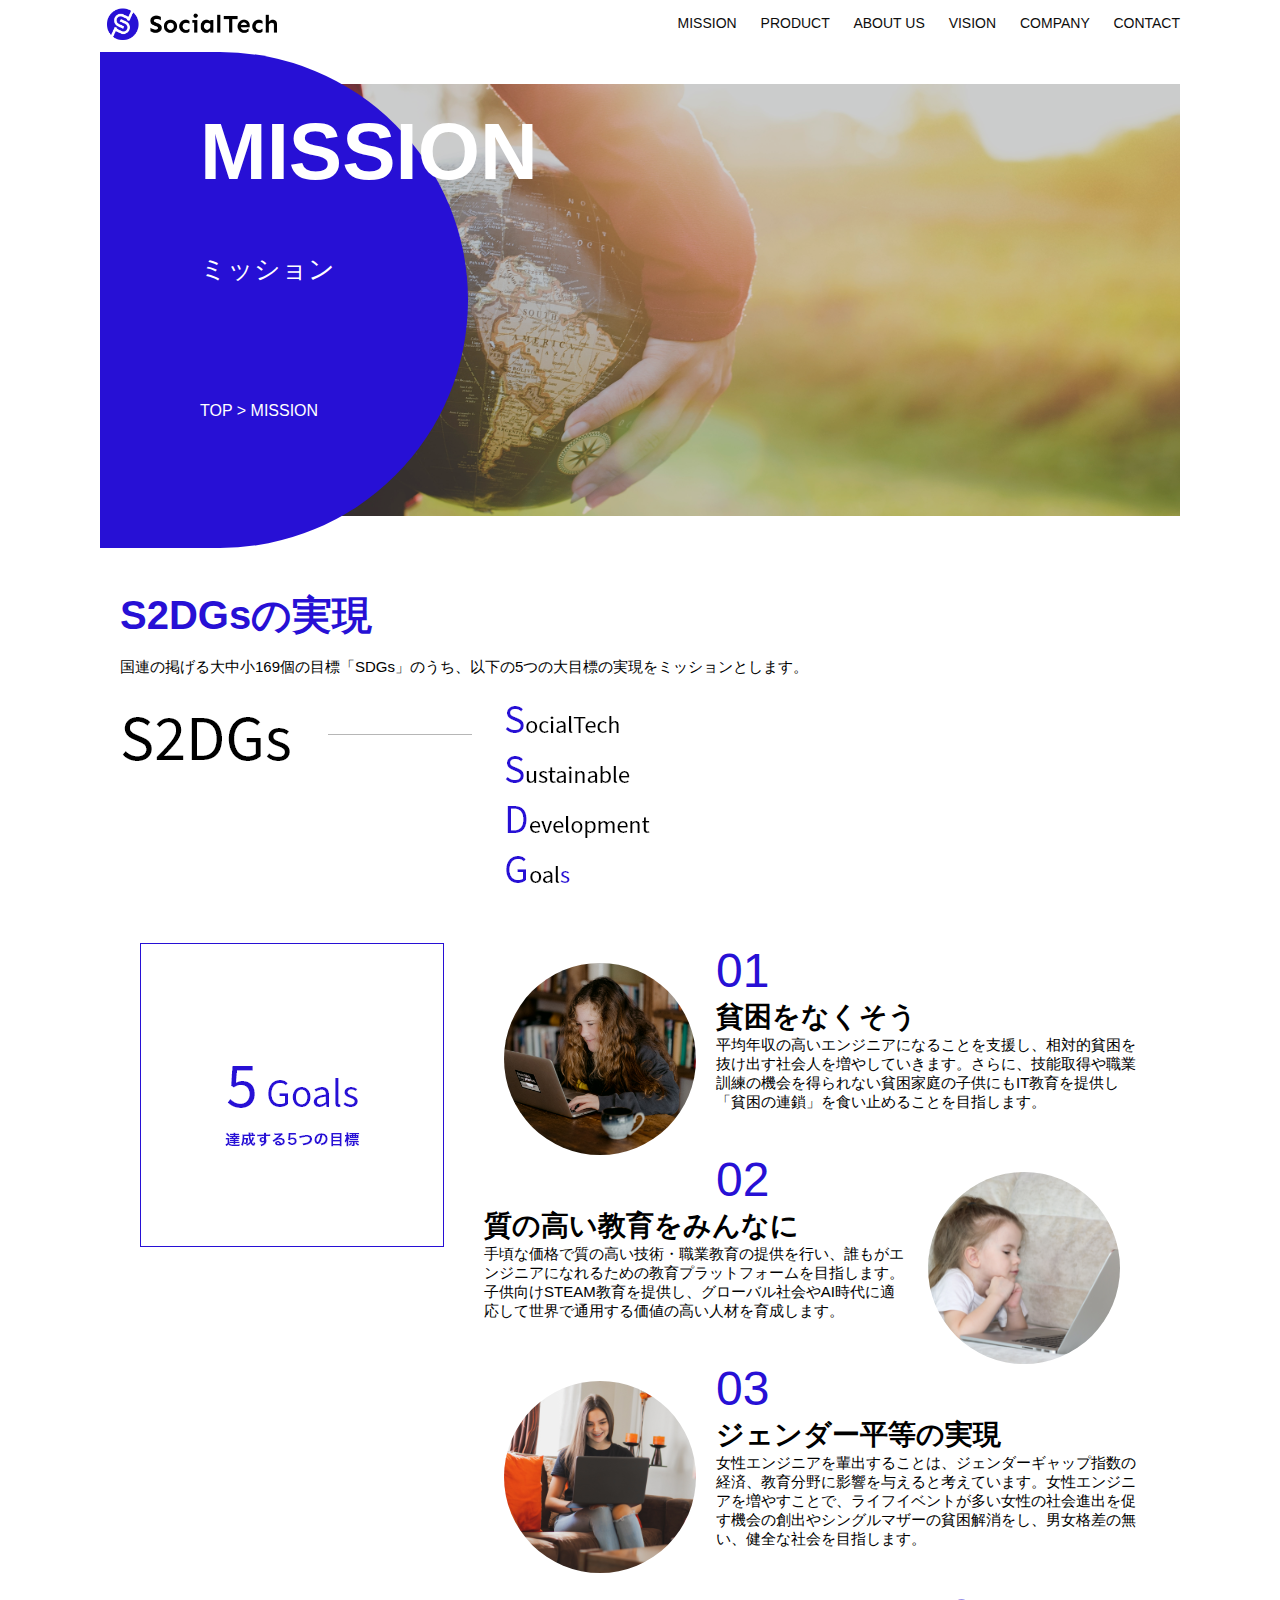
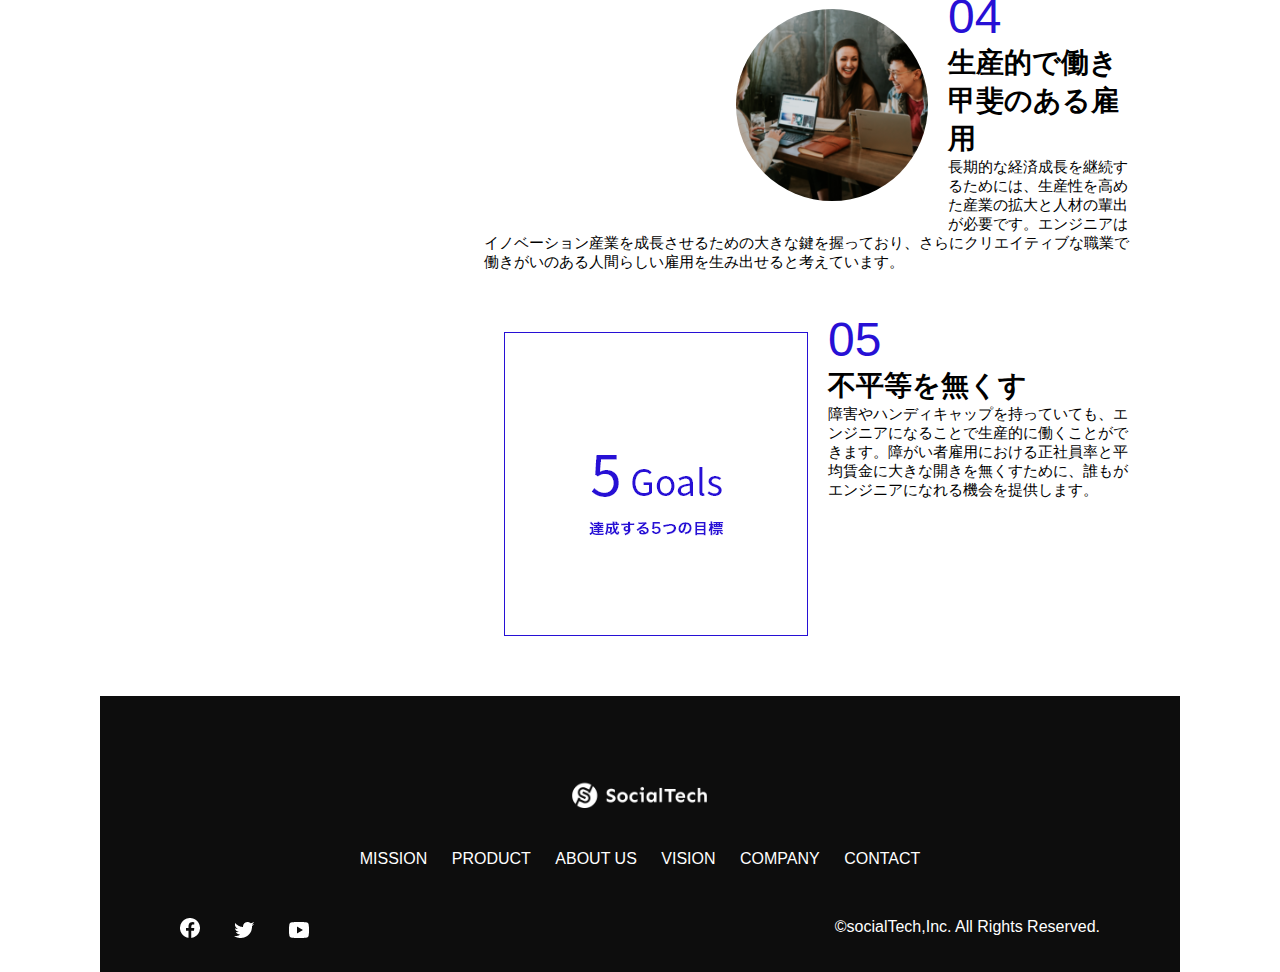
<file: kadai_005/mission.html>
<!DOCTYPE html>
<html lang="ja">
<head>
  <title>SocialTech - MISSION ミッション -</title>
  <meta charset="UTF-8">
  <meta http-equiv="X-UA-Compatible" content="IE=edge">
  <meta name="description" content="SocialTechが目指す５つの目標（S2DGs）を紹介します。">
  <meta name="viewport" content="width=device-width, initial-scale=1.0">
  <link rel="stylesheet" href="style.css">
</head>
<body>
  <!-- ヘッダー -->
  <header>
    <!-- ロゴ -->
    <a href="index.html" id="logo"><img src="images/logo.png" alt="TOPに戻る"></a>

    <!-- PC用ナビゲーション -->
    <nav id="nav-pc">
      <a href="mission.html">MISSION</a>
      <a href="product.html">PRODUCT</a>
      <a href="index.html#aboutus">ABOUT US</a>
      <a href="index.html#vision">VISION</a>
      <a href="index.html#company">COMPANY</a>
      <a href="index.html#contact">CONTACT</a>
    </nav>
    <!-- スマホ用メニューボタン -->
    <img id="menu-sp" src="images/button-menu.png" alt="ナビゲーションを開く" onclick="document.getElementById('nav-sp').style.display = 'block'">
    <!-- スマホ用ナビゲーションメニュー -->
    <nav id="nav-sp">
      <img id="close" src="images/button-close.png" alt="ナビゲーションを閉じる" onclick="document.getElementById('nav-sp').style.display = 'none'">
      <a id="logo-sp" href="index.html" onclick="document.getElementById('nav-sp').style.display = 'none'"><img src="images/logo-sp.png" alt="トップページに戻る"></a>
      <a class="menu" href="mission.html" onclick="document.getElementById('nav-sp').style.display = 'none'">MISSION</a>
      <a class="menu" href="product.html" onclick="document.getElementById('nav-sp').style.display = 'none'">PRODUCT</a>
      <a class="menu" href="index.html#aboutus" onclick="document.getElementById('nav-sp').style.display = 'none'">ABOUT US</a>
      <a class="menu" href="index.html#vision" onclick="document.getElementById('nav-sp').style.display = 'none'">VISION</a>
      <a class="menu" href="index.html#company" onclick="document.getElementById('nav-sp').style.display = 'none'">COMPANY</a>
      <a class="menu" href="index.html#contact" onclick="document.getElementById('nav-sp').style.display = 'none'">CONTACT</a>
      <div id="sns">
        <a href="https://www.facebook.com/sejuku2013"><img src="images/button-facebook.png" alt="Facebookのリンク"></a>
        <a href="https://twitter.com/samuraijuku"><img src="images/button-twitter.png" alt="Twitterのリンク"></a>
        <a href="https://www.youtube.com/channel/UCCFOQO5aDK0xXam4cUQXT8g"><img src="images/button-youtube.png" alt="YouTubeのリンク"></a>
      </div>
    </nav>
  </header>
  <main>
    <article>
      <section id="mission-main">
        <div id="mission-title">
          <h1>MISSION</h1>
          <span>ミッション</span>
          <div>TOP > MISSION</div>
        </div>
      </section>
      <section id="mission-s2dgs">
        <h2 class="mission-h2">S2DGsの実現</h2>
        <p>国連の掲げる大中小169個の目標「SDGs」のうち、以下の5つの大目標の実現をミッションとします。</p>
        <img src="images/mission/mission-s2dgs.png" alt="S2DGs">
      </section>
      <section id="mission-5goals">
        <div>
          <img id="s2dgs-image" src="images/mission/mission-5goals.png" alt="5Goals" >
        </div>
        <div>
          <div>
            <img class="fivegoals-image-left" src="images/mission/mission-5goals01.png" alt="PCを操作する女の子">
            <span class="fivegoals-number">01</span>
            <h3 class="fivegoals-h3">貧困をなくそう</h3>
            <p class="fivegoals-p">
              平均年収の高いエンジニアになることを支援し、相対的貧困を抜け出す社会人を増やしていきます。さらに、技能取得や職業訓練の機会を得られない貧困家庭の子供にもIT教育を提供し「貧困の連鎖」を食い止めることを目指します。
            </p>
          </div>
          <div>
            <img class="fivegoals-image-right" src="images/mission/mission-5goals02.png" alt="PCを見つめる小さい女の子">
            <span class="fivegoals-number">02</span>
            <h3 class="fivegoals-h3">質の高い教育をみんなに</h3>
            <p class="fivegoals-p">
              手頃な価格で質の高い技術・職業教育の提供を行い、誰もがエンジニアになれるための教育プラットフォームを目指します。子供向けSTEAM教育を提供し、グローバル社会やAI時代に適応して世界で通用する価値の高い人材を育成します。
            </p>
          </div>
          <div>
            <img class="fivegoals-image-left" src="images/mission/mission-5goals03.png" alt=""PCを操作する女性>
            <span class="fivegoals-number">03</span>
            <h3 class="fivegoals-h3">ジェンダー平等の実現</h3>
            <p class="fivegoals-p">
              女性エンジニアを輩出することは、ジェンダーギャップ指数の経済、教育分野に影響を与えると考えています。女性エンジニアを増やすことで、ライフイベントが多い女性の社会進出を促す機会の創出やシングルマザーの貧困解消をし、男女格差の無い、健全な社会を目指します。
            </p>
          </div>
          <div>
            <img class="fivegoals-image-left" src="images/mission/mission-5goals04.png" alt="笑顔で話し合う３人の男女">
            <span class="fivegoals-number">04</span>
            <h3 class="fivegoals-h3">生産的で働き甲斐のある雇用</h3>
            <p class="fivegoals-p">
              長期的な経済成長を継続するためには、生産性を高めた産業の拡大と人材の輩出が必要です。エンジニアはイノベーション産業を成長させるための大きな鍵を握っており、さらにクリエイティブな職業で働きがいのある人間らしい雇用を生み出せると考えています。
            </p>
          </div>
          <div>
            <img class="fivegoals-image-left" src="images/mission/mission-5goals.png" alt="障害を持つ男性が生き生きと働く様子">
            <span class="fivegoals-number">05</span>
            <h3 class="fivegoals-h3">不平等を無くす</h3>
            <p class="fivegoals-p">
              障害やハンディキャップを持っていても、エンジニアになることで生産的に働くことができます。障がい者雇用における正社員率と平均賃金に大きな開きを無くすために、誰もがエンジニアになれる機会を提供します。
            </p>
          </div>
        </div>
      </section>
    </article>
    <footer>
      <div id="footer-logo">
        <img src="images/logo-sp.png" alt="SocialTech">
      </div>
      <div id="footer-link">
        <a href="mission.html">MISSION</a>
        <a href="product.html">PRODUCT</a>
        <a href="index.html#aboutus">ABOUT US</a>
        <a href="index.html#vision">VISION</a>
        <a href="index.html#company">COMPANY</a>
        <a href="index.htmls#contact">CONTACT</a>
      </div>
      <div id="sns-footer">
        <a href="https://www.facebook.com/sejuku2013"><img src="images/button-facebook.png" alt="Facebookのリンク"></a>
        <a href="https://twitter.com/samuraijuku"><img src="images/button-twitter.png" alt="Twitterのリンク"></a>
        <a href="https://www.youtube.com/channel/UCCFOQO5aDK0xXam4cUQXT8g"><img src="images/button-youtube.png" alt="YouTubeのリンク"></a>
          <span id="copyright">&copy;socialTech,Inc. All Rights Reserved.</span>
      </div>
    </footer>
  </main>
</body>
</html>
</file>
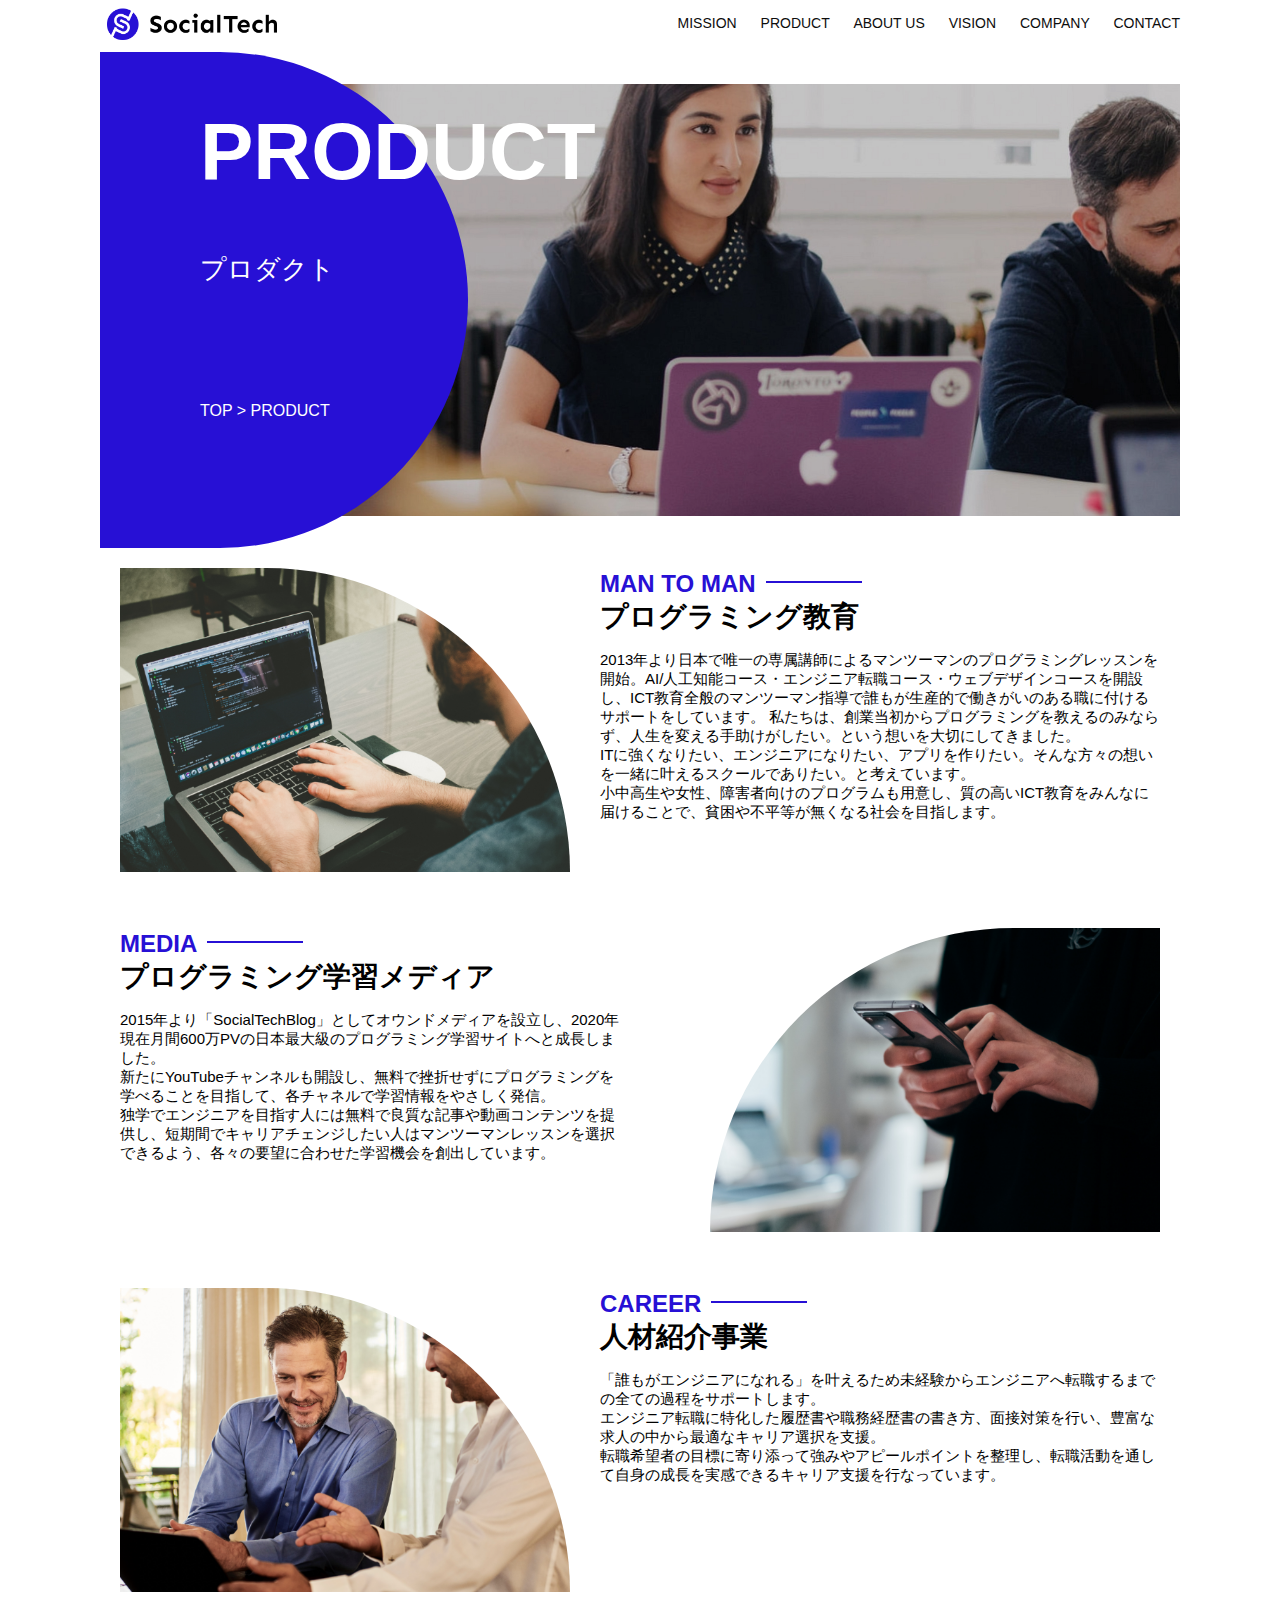
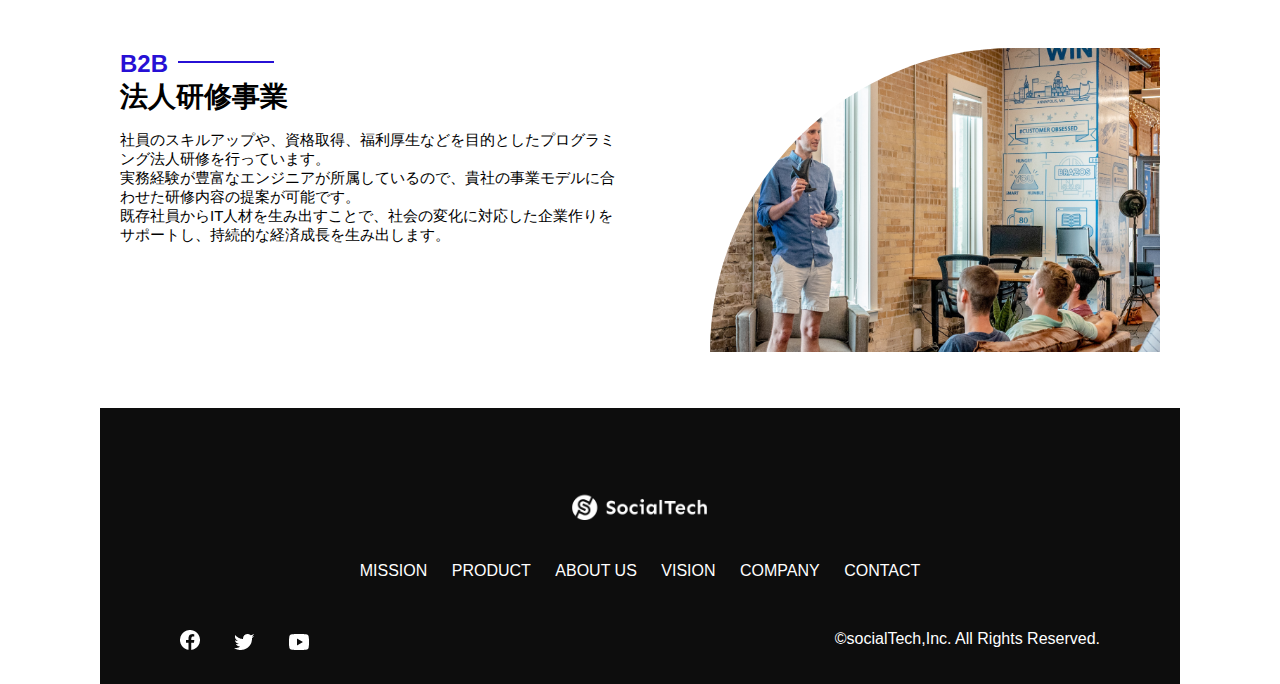
<file: kadai_005/product.html>
<!DOCTYPE html>
<html lang="ja">
<head>
  <title>SocialTech -PRODUCT プロダクト-</title>
  <meta charset="UTF-8">
  <meta http-equiv="X-UA-Compatible" content="IE=edge">
  <meta name="description" content="SocialTechの4つのプロダクトを紹介します。">
  <meta name="viewport" content="width=device-width, initial-scale=1.0">
  <link rel="stylesheet" href="style.css">
</head>
<body>
  <header>
    
    <!-- ロゴ -->
    <a href="index.html" id="logo"><img src="images/logo.png" alt="TOPに戻る"></a>
    <!-- PC用ナビゲーション -->
    <nav id="nav-pc">
      <a href="mission.html">MISSION</a>
      <a href="product.html">PRODUCT</a>
      <a href="index.html#aboutus">ABOUT US</a>
      <a href="index.html#vision">VISION</a>
      <a href="index.html#company">COMPANY</a>
      <a href="index.html#contact">CONTACT</a>
    </nav>
    <!-- スマホ用メニューボタン -->
    <img id="menu-sp" src="images/button-menu.png" alt="ナビゲーションを開く" onclick="document.getElementById('nav-sp').style.display = 'block'">
    <!-- スマホ用ナビゲーションメニュー -->
    <nav id="nav-sp">
      <img id="close" src="images/button-close.png" alt="ナビゲーションを閉じる" onclick="document.getElementById('nav-sp').style.display = 'none'">
      <a id="logo-sp" href="index.html" onclick="document.getElementById('nav-sp').style.display = 'none'"><img src="images/logo-sp.png" alt="トップページに戻る"></a>
      <a class="menu" href="mission.html" onclick="document.getElementById('nav-sp').style.display = 'none'">MISSION</a>
      <a class="menu" href="product.html" onclick="document.getElementById('nav-sp').style.display = 'none'">PRODUCT</a>
      <a class="menu" href="index.html#aboutus" onclick="document.getElementById('nav-sp').style.display = 'none'">ABOUT US</a>
      <a class="menu" href="index.html#vision" onclick="document.getElementById('nav-sp').style.display = 'none'">VISION</a>
      <a class="menu" href="index.html#company" onclick="document.getElementById('nav-sp').style.display = 'none'">COMPANY</a>
      <a class="menu" href="index.html#contact" onclick="document.getElementById('nav-sp').style.display = 'none'">CONTACT</a>
      <div id="sns">
        <a href="https://www.facebook.com/sejuku2013"><img src="images/button-facebook.png" alt="Facebookのリンク"></a>
        <a href="https://twitter.com/samuraijuku"><img src="images/button-twitter.png" alt="Twitterのリンク"></a>
        <a href="https://www.youtube.com/channel/UCCFOQO5aDK0xXam4cUQXT8g"><img src="images/button-youtube.png" alt="YouTubeのリンク"></a>
      </div>
    </nav>
  </header>
  <main>
    <article>
      <section id="product-main">
        <div id="product-title">
          <h1>PRODUCT</h1>
          <span>プロダクト</span>
          <div>TOP > PRODUCT</div>
        </div>
      </section>
      <section class="product-section1">
        <img src="images/product/product-mantoman.png" alt="PCでコードを書く男性">
        <div>
          <h2 class="product-h2">MAN TO MAN</h2>
          <h3 class="product-h3">プログラミング教育</h3>
          <p>
            2013年より日本で唯一の専属講師によるマンツーマンのプログラミングレッスンを開始。AI/人工知能コース・エンジニア転職コース・ウェブデザインコースを開設し、ICT教育全般のマンツーマン指導で誰もが生産的で働きがいのある職に付けるサポートをしています。
            私たちは、創業当初からプログラミングを教えるのみならず、人生を変える手助けがしたい。という想いを大切にしてきました。<br>ITに強くなりたい、エンジニアになりたい、アプリを作りたい。そんな方々の想いを一緒に叶えるスクールでありたい。と考えています。<br>小中高生や女性、障害者向けのプログラムも用意し、質の高いICT教育をみんなに届けることで、貧困や不平等が無くなる社会を目指します。
          </p>
        </div>
      </section>
      <section class="product-section2">
        <div>
          <h2 class="product-h2">MEDIA</h2>
          <h3 class="product-h3">プログラミング学習メディア</h3>
          <p>
            2015年より「SocialTechBlog」としてオウンドメディアを設立し、2020年現在月間600万PVの日本最大級のプログラミング学習サイトへと成長しました。<br>新たにYouTubeチャンネルも開設し、無料で挫折せずにプログラミングを学べることを目指して、各チャネルで学習情報をやさしく発信。<br>独学でエンジニアを目指す人には無料で良質な記事や動画コンテンツを提供し、短期間でキャリアチェンジしたい人はマンツーマンレッスンを選択できるよう、各々の要望に合わせた学習機会を創出しています。
          </p>
        </div>
        <img src="images/product/product-media.png" alt="スマートフォンを操作する人">
      </section>
      <section class="product-section1">
        <img src="images/product/product-career.png" alt="笑顔で話し合う2人の男性">
        <div>
          <h2 class="product-h2">CAREER</h2>
          <h3 class="product-h3">人材紹介事業</h3>
          <p>
            「誰もがエンジニアになれる」を叶えるため未経験からエンジニアへ転職するまでの全ての過程をサポートします。<br>エンジニア転職に特化した履歴書や職務経歴書の書き方、面接対策を行い、豊富な求人の中から最適なキャリア選択を支援。<br>転職希望者の目標に寄り添って強みやアピールポイントを整理し、転職活動を通して自身の成長を実感できるキャリア支援を行なっています。<br>
          </p>
        </div>
      </section>
      <section class="product-section2">
        <div>
          <h2 class="product-h2">B2B</h2>
          <h3 class="product-h3">法人研修事業</h3>
          <p>
            社員のスキルアップや、資格取得、福利厚生などを目的としたプログラミング法人研修を行っています。<br>実務経験が豊富なエンジニアが所属しているので、貴社の事業モデルに合わせた研修内容の提案が可能です。<br>既存社員からIT人材を生み出すことで、社会の変化に対応した企業作りをサポートし、持続的な経済成長を生み出します。
          </p>
        </div>
        <img src="images/product/product-b2b.png" alt="講演中の男性とそれを聴く人々">
      </section>
    </article>
      <footer>
        <div id="footer-logo">
          <img src="images/logo-sp.png" alt="SocialTech">
        </div>
        <div id="footer-link">
          <a href="mission.html">MISSION</a>
          <a href="product.html">PRODUCT</a>
          <a href="index.html#aboutus">ABOUT US</a>
          <a href="index.html#vision">VISION</a>
          <a href="index.html#company">COMPANY</a>
          <a href="index.htmls#contact">CONTACT</a>
        </div>
        <div id="sns-footer">
          <a href="https://www.facebook.com/sejuku2013"><img src="images/button-facebook.png" alt="Facebookのリンク"></a>
          <a href="https://twitter.com/samuraijuku"><img src="images/button-twitter.png" alt="Twitterのリンク"></a>
          <a href="https://www.youtube.com/channel/UCCFOQO5aDK0xXam4cUQXT8g"><img src="images/button-youtube.png" alt="YouTubeのリンク"></a>
            <span id="copyright">&copy;socialTech,Inc. All Rights Reserved.</span>
        </div>
      </footer>
  </main>
</body>
</html>
</file>
<file: kadai_005/style.css>
/* PC、スマホ共通スタイル */
body {
  font-family: 'Source Sans Pro', 'Hiragino Kaku Gothic ProN', Meiryo, Arial, sans-serif;
}

p {
  font-size: 15px;
}

/*=======================================================================
PC用のスタイル
=========================================================================*/

@media screen and (min-width: 768px) {
  .carousel {
    width: 885px;
    margin-left: 20px;
  }

  .carouselImg {
    width: 885px;
  }
  /* 横幅設定 */
  body {
    max-width: 1080px;
    min-width: 900px;
    margin: 0 auto 0 auto;
  }

  /* ヘッダー */
  header {
    display: flex;
    justify-content: space-between;
  }

  /* ナビゲーションレイアウト */
  #nav-pc {
    text-align: right;
    font-size: 14px;
    padding-top: 15px;
  }

  /* ナビゲーションリンクの装飾 */
  #nav-pc > a {
    text-decoration: none;
    margin-left: 20px;
  }

  #nav-pc > a:link {
    color: #0d0d0d;
  }

  #nav-pc > a:visited {
    color: #0d0d0d;
  }

  #nav-pc > a:hover {
    color: #0d0d0d;
    text-decoration: underline;
  }

  #nav-pc > a:active {
    color: #0d0d0d;
  }

  /* スマホ用ナビを非表示 */
  #nav-sp,
  #menu-sp {
    display: none;
  }

  /* メインビジュアル */
  #main-visual {
    position: relative;
    height: 400px;
  }

  #main-message {
    position: absolute;
    top: 0;
    left: 0;
    background-color: #2710d5;
    color: #ffffff;
    border-radius: 0 0 476px 0;
    max-width: 620px;
    height: 100%;
    width: 100%;
    z-index: 11;
  }

  #main-message > h1 {
    font-size: 60px;
    font-weight: bold;
    margin: 100px 0 0 50px;
  }

  #main-message > p {
    font-size: 28px;
    margin: 0 0 0 50px;
  }

  #main-visual > img {
    max-width: 620px;
    border-radius: 476px 0 0 0;
    position: absolute;
    top: 0;
    right: 0;
    z-index: 10;
  }

  /* 見出し */
  h2 {
    margin: 40px 0 0 0;
  }

  h2::after {
    content: url('images/line.png');
    margin-left: 10px;
  }

  h3 {
    font-size: 27px;
  }

  /* ミッション */
  #mission {
    margin: 80px auto 80px auto;
    width: 100%;
  }

  #mission-flex {
    width: 100%;
    display: flex;
  }

  #mission-flex > div {
    width: 50%;
    margin: 20px;
  }

  #mission-photo {
    width: 100%;
  }

  #s2dgs {
    margin-top: 50px;
  }

  /* プロダクト */
  #product {
    background-color: #fafafa;
    width: 100%;
    margin: 80px 0 80px 0;
    padding: 10px 40px 0 40px;
  }

  /* 外枠 */
  #product > div {
    margin-top: 40px;
    display: flex;
  }

  /* 左のカラム */
  #product-left {
    width: 50%;
    margin-right: 20px;
  }

  /* 右のカラム */
  #product-right {
    width: 50%;
    margin-left: 20px;
    margin-top: 80px;
  }

  /* 画像＋説明の枠 */
  #product-left > div {
    position: relative;
    height: 480px;
    margin-right: 20px;
  }

  #product-right > div {
    position: relative;
    height: 480px;
    margin-left: 20px;
  }

  /* 画像 */
  .product-photo {
    width: 100%;
  }

  /* 説明文の枠 */
  .product-explain {
    background-color: #ffffff;
    position: absolute;
    left: 0;
    top: 280px;
    margin: 0 40px 0 40px;
    padding: 20px;
    box-shadow: 5px 5px 10px rgba(0, 0, 0, 0.05);
  }

  /* 説明文の英語 */
  .product-explain > span {
    color: #2710d5;
    font-weight: bold;
    font-size: 16px;
    margin: 0;
  }

  /* 説明文の見出し */
  .product-explain > h3 {
    font-size: 20px;
    margin: 5px 0 5px 0;
  }

  /* 説明文 */
  .product-explain > p {
    font-size: 14px;
    margin: 0;
  }

  /* 「もっとみる」ボタン */
  #product-more {
    margin: 0 auto -42px auto;
  }

  /* ABOUT US */
  #aboutus {
    margin: 80px auto 80px auto;
  }

  /* 3つの組織文化と画像を入れる枠 */
  #aboutus > div {
    display: flex;
  }

  /* 画像 */
  .culture-img {
    width: 100%;
    align-self: flex-start;
  }

  .culture-img2 {
    margin-top: 50px;
    width: 100%;
  }

  /* 3つの組織文化の表 */
  .culture-table {
    max-width: 500px;
    margin-right: 50px;
  }

  /* 番号 */
  .culture-num {
    font-size: 80px;
    color: #2710d5;
    margin: 0 20px 0 0;
  }

  /* 組織文化英語 */
  .culture-en {
    color: #2710d5;
    font-weight: bold;
    font-size: 24px;
    display: block;
  }

  /* 組織文化日本語 */
  .culture-jp {
    font-size: 28px;
    font-weight: bold;
  }

  /* 説明文 */
  .culture-description {
    margin: 0;
  }

  /* ビジョン */
  #vision {
    margin: 80px auto 80px auto;
  }

  /* セクション内の外枠 */
  #vision > div {
    width: 100%;
    display: flex;
    justify-content: space-between;
    flex-wrap: wrap;
  }

  /* 7つの行動指標の枠 */
  .vision-box {
    width: 300px;
    height: 300px;
    margin-bottom: 30px;
    position: relative;
  }

  .vision-box > img {
    width: 100%;
    height: auto;
    position: absolute;
    top: 0;
    left: 0;
    z-index: 30;
  }

  .vision-box > span {
    position: absolute;
    top: 0;
    left: 0;
    z-index: 31;
    margin-right: 20px;
  }

  .vision-box > span > h4 {
    color: #2710d5;
    font-size: 19px;
    margin: 80px 0 0 0;
  }

  .vision-box > span > h4::first-letter {
    font-size: 40px;
  }

  .vision-box > span > h5 {
    font-size: 20px;
    margin: 0 0 0 0;
  }

  .vision-box > span > p {
    margin: 10px 0 0 0;
  }

  /* 会社概要 */
  #company {
    margin: 80px auto 80px auto;
  }

  #company-table {
    width: 100%;
  }

  .tableheader {
    text-align: left;
    padding: 20px;
    border-bottom-color: #2710d5;
    border-bottom-width: 1px;
    border-bottom-style: solid;
    width: 100px;
  }

  .tableheader-first {
    text-align: left;
    padding: 20px;
    border-bottom-color: #2710d5;
    border-bottom-width: 1px;
    border-bottom-style: solid;
    border-top-color: #2710d5;
    border-top-width: 1px;
    border-top-style: solid;
    width: 100px;
  }

  .cell {
    padding: 30px;
    border-bottom-color: #ececec;
    border-bottom-width: 1px;
    border-bottom-style: solid;
  }

  .cell-first {
    padding: 30px;
    border-bottom-color: #ececec;
    border-bottom-width: 1px;
    border-bottom-style: solid;
    border-top-color: #ececec;
    border-top-width: 1px;
    border-top-style: solid;
  }

  #company > iframe {
    width: 100%;
    height: 368px;
    margin-top: 40px;
  }

  /* お問い合わせ */
  #contact {
    margin: 80px auto 80px auto;
  }

  /* 外枠 */
  #contact > form > div {
    display: flex;
    flex-direction: row;
    flex-wrap: wrap;
    padding-bottom: 30px;
  }

  /* 左列の見出し */
  .contact-heading {
    width: 240px;
    align-self: center;
  }

  /* 見出しのラベル */
  .contact-label {
    font-weight: bold;
  }

  /* 必須 */
  .contact-span {
    color: #ce2222;
    margin: 0 0 0 20px;
    font-weight: bold;
  }

  /* テキストボックス */
  .contact-textbox {
    border-top: 0;
    border-left: 0;
    border-right: 0;
    border-bottom-width: 1px;
    border-bottom-color: #707070;
    border-bottom-style: solid;
    background-color: #fafafa;
    width: 400px;
    height: 56px;
  }

  /* お問い合わせ内容のテキストボックス */
  .contact-textarea {
    border-top: 0;
    border-left: 0;
    border-right: 0;
    border-bottom-width: 1px;
    border-bottom-color: #707070;
    border-bottom-style: solid;
    background-color: #fafafa;
    width: 400px;
    height: 200px;
  }

  /* 個人情報の取り扱い */
  details {
    width: 700px;
  }

  details > div {
    background-color: #fafafa;
    padding: 20px;
  }

  details > div > span {
    font-weight: bold;
  }

  /* フッター */
  footer {
    background-color: #0d0d0d;
    text-align: center;
    padding: 80px 80px 30px 80px;
  }

  #footer-logo {
    margin-bottom: 30px;
  }

  #footer-link {
    margin-bottom: 50px;
  }

  #footer-link > a {
    text-decoration: none;
    margin: 10px;
  }

  #footer-link > a:link {
    color: #ffffff;
  }

  #footer-link > a:visited {
    color: #ffffff;
  }

  #footer-link > a:hover {
    color: #ffffff;
    text-decoration: underline;
  }

  #footer-link > a:active {
    color: #ffffff;
  }

  #sns-footer {
    text-align: left;
    width: 100%;
  }

  #sns-footer > a {
    margin-right: 30px;
  }

  #copyright {
    color: #ffffff;
    float: right;
  }

  /* mission.html用のスタイル */
  /* ミッションのビジュアル */
  #mission-main {
    height: 496px;
    width: 100%;
    background-image: url('images/mission/mission-main.png');
    background-repeat: no-repeat;
    background-position-y: center;
  }

  #mission-title {
    background-color: #2710d5;
    width: 368px;
    color: #ffffff;
    height: 496px;
    border-radius: 0 248px 248px 0;
    position: relative;
  }

  #mission-title > h1 {
    position: absolute;
    top: 0;
    left: 100px;
    font-size: 80px;
  }

  #mission-title > span {
    position: absolute;
    top: 200px;
    left: 100px;
    font-size: 26px;
  }

  #mission-title > div {
    position: absolute;
    top: 350px;
    left: 100px;
    font-size: 16px;
  }

  #mission-s2dgs {
    width: 100%;
    margin: 20px;
  }

  .mission-h2 {
    color: #2710d5;
    font-size: 40px;
  }

  .mission-h2::after {
    content: none;
  }

  #mission-5goals {
    margin: 20px;
    display: flex;
  }

  #mission-5goals > div {
    flex-grow: 1;
    padding: 20px;
  }

  #mission-5goals > div > div {
    margin-bottom: 40px;
  }

  .fivegoals-image-right {
    float: right;
    margin: 20px;
  }

  .fivegoals-image-left {
    float: left;
    margin: 20px;
  }

  .fivegoals-number {
    color: #2710d5;
    font-size: 48px;
    margin: 0;
  }

  .fivegoals-h3 {
    font-size: 28px;
    margin: 0;
  }

  .fivegoals-p {
    margin: 0;
  }

  /* プロダクトページ */
  #product-main {
    height: 496px;
    width: 100%;
    background-image: url('images/product/product-main.png');
    background-repeat: no-repeat;
    background-position-y: center;
  }

  #product-title {
    background-color: #2710d5;
    width: 368px;
    color: #ffffff;
    height: 496px;
    border-radius: 0 248px 248px 0;
    position: relative;
  }

  #product-title > h1 {
    position: absolute;
    top: 0;
    left: 100px;
    font-size: 80px;
  }

  #product-title > span {
    position: absolute;
    top: 200px;
    left: 100px;
    font-size: 26px;
  }

  #product-title > div {
    position: absolute;
    top: 350px;
    left: 100px;
    font-size: 16px;
  }

  /* セクション１ */
  .product-section1 {
    position: relative;
    margin: 20px;
    height: 340px;
  }

  .product-section1 > img {
    position: absolute;
    top: 0;
    left: 0;
    width: 450px;
    margin: 0 40px 30px 0;
    border-radius: 0 432px 0 0;
  }

  .product-section1 > div {
    position: absolute;
    top: 0;
    left: 480px;
  }

  /* セクション2 */
  .product-section2 {
    position: relative;
    margin: 20px;
    height: 340px;
  }

  .product-section2 > img {
    position: absolute;
    top: 0;
    right: 0;
    width: 450px;
    margin: 0 0 30px 40px;
    border-radius: 432px 0 0 0;
  }

  .product-section2 > div {
    width: 500px;
    position: absolute;
    top: 0;
    left: 0;
  }

  .product-h2 {
    color: #2710d5;
    font-size: 24px;
    margin: 0;
  }

  .product-h3 {
    font-size: 28px;
    margin: 0;
  }
}

/* =======================================================================
スマートフォン用のスタイル
=========================================================================*/

@media screen and (max-width: 767px) {
  .carousel {
    width: 375px;
    margin: 0 auto 0 auto;
  }
  .carouselImg {
    width: 375px;
  }
  body {
    min-width: 375px;
    margin: 0;
  }

  /* PC用ナビゲーション非表示 */
  #nav-pc {
    display: none;
  }

  /* ハンバーガーメニュー */
  #menu-sp {
    position: absolute;
    top: 0px;
    right: 0px;
  }

  /* スマホ用ナビゲーションの表示切り替え */
  /* 初期状態、レイアウトと非表示設定 */
  #nav-sp {
    background-color: #2710d5;
    position: absolute;
    left: 0;
    top: 0;
    height: 100%;
    width: 100%;
    display: none;
    z-index: 100;
  }

  /* バツボタン */
  #close {
    position: absolute;
    top: 20px;
    right: 20px;
  }

  /* ナビゲーションメニュー用ロゴ */
  #logo-sp {
    margin: 80px 0 30px 20px;
  }

  /* ナビゲーションのリンクの装飾設定 */
  #nav-sp > a {
    display: block;
  }

  #nav-sp > a:link {
    color: #ffffff;
  }

  #nav-sp > a:visited {
    color: #ffffff;
  }

  #nav-sp > a:hover {
    color: #ffffff;
    text-decoration: underline;
  }

  #nav-sp > a:active {
    color: #ffffff;
  }

  #nav-sp > .menu {
    text-decoration: none;
    display: block;
    margin: 0 20px 0 20px;
    height: 44px;
    font-size: 16px;
    background-image: url('images/arrow.png');
    background-repeat: no-repeat;
    background-position: right top;
  }

  #sns {
    position: absolute;
    bottom: 20px;
    left: 20px;
  }

  #sns > a {
    margin-right: 30px;
  }

  /* メインビジュアル */
  #main-visual {
    position: relative;
    height: 470px;
    width: 100%;
    overflow: hidden;
  }

  #main-visual > div {
    position: absolute;
    top: 0;
    left: 0;
    background-color: #2710d5;
    color: white;
    border-radius: 0 0 476px 0;
    text-align: center;
    height: 280px;
    width: 100%;
    z-index: 11;
  }

  #main-visual > div > h1 {
    font-size: 28px;
    margin: 90px 0 0 0;
  }

  #main-visual > div > p {
    margin: 0;
  }

  #main-visual > img {
    width: 100%;
    border-radius: 476px 0 0 0;
    z-index: 10;
    position: absolute;
    bottom: 0;
    right: 0;
  }

  /* 見出し */
  h2:after {
    content: url('images/line.png');
    margin-left: 10px;
  }

  h3 {
    font-size: 24px;
    margin: 10px 0 0 0;
  }

  /* ミッション */
  #mission {
    margin: 20px;
  }

  #mission-photo {
    width: 100%;
  }

  #s2dgs {
    width: 100%;
  }

  /* プロダクト */
  #product {
    background-color: #fafafa;
    padding-top: 10px;
  }

  #product h2 {
    margin-left: 20px;
  }

  /* 外枠 */
  /* 左右のカラム スマホは横並び */
  #product-left,
  #product-right {
    margin-right: 20px;
    margin-left: 20px;
  }

  /* 画像＋説明の枠 */
  #product-left > div,
  #product-right > div {
    position: relative;
    height: 540px;
  }

  /* 説明文の枠 */
  .product-explain {
    background-color: #ffffff;
    position: absolute;
    left: 0;
    bottom: 50px;
    padding: 50px;
    box-shadow: 5px 5px 10px rgba(0, 0, 0, 0.05);
  }

  .product-explain > span {
    color: #2710d5;
    font-weight: bold;
    font-size: 16px;
    margin: 0;
  }

  .product-explain > h3 {
    margin: 10px 0 10px 0;
  }

  /* 画像*/
  .product-photo {
    width: 100%;
  }

  #product-more > img {
    margin: 0 0 -42px 20px;
  }

  /* ABOUT US */
  #aboutus {
    margin: 80px 20px 80px 20px;
  }

  #aboutus > div {
    display: flex;
    flex-direction: column;
  }

  .culture-table {
    width: 100%;
    padding-right: 20px;
    order: 2;
  }

  .culture-img {
    width: 100%;
    order: 1;
  }

  .culture-img2 {
    width: 100%;
  }

  .culture-num {
    font-size: 80px;
    color: #2710d5;
  }

  .culture-en {
    color: #2710d5;
    font-weight: bold;
    font-size: 24px;
    display: block;
  }

  .culture-jp {
    display: block;
  }

  .culture-description {
    margin: 0;
  }

  /* ビジョン */
  #vision {
    margin: 80px 20px 80px 20px;
  }

  .vision-box {
    width: 300px;
    height: 300px;
    margin-bottom: 30px;
    position: relative;
  }

  .vision-box > img {
    width: 100%;
    height: auto;
    position: absolute;
    top: 0;
    left: 0;
    z-index: 30;
  }

  .vision-box > span {
    position: absolute;
    top: 0;
    left: 0;
    z-index: 31;
    margin-right: 20px;
  }

  .vision-box > span > h4 {
    color: #2710d5;
    font-size: 19px;
    margin: 60px 0 0 0;
  }

  .vision-box > span > h5 {
    font-size: 20px;
    margin: 0 0 0 0;
  }

  .vision-box > span > p {
    margin: 10px 0 0 0;
  }

  /* 会社概要 */
  #company {
    margin: 0 20px 0 20px;
  }

  #company > h3 {
    margin-bottom: 20px;
  }

  #company > table {
    width: 100%;
  }

  .tableheader-first {
    text-align: left;
    padding: 20px;
    border-bottom-color: #2710d5;
    border-bottom-width: 1px;
    border-bottom-style: solid;
    border-top-color: #2710d5;
    border-top-style: solid;
    width: 50px;
  }

  .tableheader {
    text-align: left;
    padding: 20px;
    border-bottom-color: #2710d5;
    border-bottom-width: 1px;
    border-bottom-style: solid;
    width: 50px;
  }

  .cell {
    padding: 20px;
    border-bottom-color: #ececec;
    border-bottom-width: 1px;
    border-bottom-style: solid;
  }

  .cell-first {
    padding: 20px;
    border-bottom-color: #ececec;
    border-bottom-width: 1px;
    border-bottom-style: solid;
    border-top-color: #ececec;
    border-top-width: 1px;
    border-top-style: solid;
  }

  #company > iframe {
    width: 100%;
    height: 240px;
    margin: 40px 0 0 0;
  }

  /* お問い合わせ */
  #contact {
    margin: 80px 20px 80px 20px;
  }

  #contact > h3 {
    margin-bottom: 20px;
  }

  #contact > from > div {
    margin-bottom: 20px;
  }

  .contact-heading {
    margin-bottom: 20px;
  }

  /* ラベル */
  .contact-label {
    font-weight: bold;
  }

  /* 必須 */
  .contact-span {
    color: #ce2222;
    margin: 0 0 0 20px;
    font-weight: bold;
  }

  .contact-textbox {
    height: 56px;
    border-top: 0;
    border-left: 0;
    border-right: 0;
    background-color: #fafafa;
    border-bottom-color: #707070;
    border-bottom-width: 1px;
    border-style: solid;
    min-width: 300px;
    width: 100%;
  }

  .contact-textarea {
    height: 150px;
    border-top: 0;
    border-left: 0;
    border-right: 0;
    background-color: #fafafa;
    width: 100%;
  }

  .radiobutton {
    margin-bottom: 20px;
  }

  .radiobutton + label::after {
    content: '\A';
    white-space: pre;
  }

  /* フッター */
  footer {
    background-color: #0d0d0d;
    padding: 30px 20px 50px 20px;
  }

  #footer-logo {
    margin-bottom: 30px;
  }

  #footer-link {
    margin-bottom: 50px;
  }

  #footer-link > a {
    text-decoration: none;
    margin: 0 20px 30px 0;
    display: block;
    background-image: url('images/arrow.png');
    background-repeat: no-repeat;
    background-position: right top;
  }

  #footer-link > a:link {
    color: #ffffff;
  }

  #footer-link > a:visited {
    color: #ffffff;
  }

  #footer-link > a:hover {
    color: #ffffff;
    text-decoration: underline;
  }

  #footer-link > a:active {
    color: #ffffff;
  }

  #sns-footer > a {
    margin-right: 30px;
  }

  #copyright {
    font-size: 12px;
    display: block;
    margin-top: 30px;
    color: #ffffff;
  }

  /* mission.html用スタイル */
  /* ミッションのメインビジュアル */

  #mission-main {
    height: 256px;
    width: 100%;
    background-image: url('images/mission/mission-main.png');
    background-repeat: no-repeat;
    background-position-y: center;
    background-size: auto 208px;
  }

  #mission-title {
    background-color: #2710d5;
    width: 136px;
    color: #ffffff;
    height: 256px;
    border-radius: 0 248px 248px 0;
    position: relative;
  }

  #mission-title > h1 {
    position: absolute;
    top: 0;
    left: 20px;
    font-size: 40px;
  }

  #mission-title > span {
    position: absolute;
    top: 110px;
    left: 20px;
    font-size: 18px;
  }

  #mission-title > div {
    position: absolute;
    top: 180px;
    left: 20px;
    font-size: 13px;
  }

  /* ミッションページ S2DGSの設定 */
  #mission-s2dgs {
    margin: 20px;
  }

  .mission-h2 {
    color: #2710d5;
    font-size: 38px;
    margin: 0px;
  }

  .mission-h2::after {
    content: none;
  }

  #mission-s2dgs > img {
    width: 100%;
  }

  /* ミッションページ 5Goalsの設定 */
  #mission-5goals {
    margin: 20px;
  }

  #mission-5goals > div > div {
    margin-bottom: 40px;
  }

  #s2dgs-image {
    width: 100%;
  }

  .fivegoals-image-right {
    margin: 20px auto 20px auto;
    display: block;
  }

  .fivegoals-image-left {
    margin: 20px auto 20px auto;
    display: block;
  }

  .fivegoals-number {
    color: #2710d5;
    font-size: 48px;
    margin: 0;
  }

  .fivegoals-h3 {
    font-size: 28px;
    margin: 0;
  }

  .fivegoals-p {
    margin: 0;
  }

  /* プロダクトページ */
  #product-main {
    height: 256px;
    width: 100%;
    background-image: url('images/product/product-main.png');
    background-repeat: no-repeat;
    background-position-y: center;
    background-size: auto 208px;
  }

  #product-title {
    background-color: #2710d5;
    width: 136px;
    color: #ffffff;
    height: 256px;
    border-radius: 0 248px 248px 0;
    position: relative;
  }

  #product-title > h1 {
    position: absolute;
    top: 0;
    left: 20px;
    font-size: 40px;
  }

  #product-title > span {
    position: absolute;
    top: 110px;
    left: 20px;
    font-size: 18px;
  }

  #product-title > div {
    position: absolute;
    top: 180px;
    left: 20px;
    font-size: 13px;
  }

  .product-section1 {
    margin: 20px;
  }

  .product-section1 > img {
    width: 100%;
    border-radius: 0 300px 0 0;
  }

  .product-section2 {
    margin: 20px;
    display: flex;
    flex-direction: column;
  }

  .product-section2 > img {
    order: 1;
    width: 100%;
    border-radius: 300px 0 0 0;
  }

  .product-section2 > div {
    order: 2;
  }

  .product-h2 {
    color: #2710d5;
    font-size: 24px;
    margin: 0;
  }

  .product-h3 {
    font-size: 28px;
    margin: 0;
  }
}
</file>
